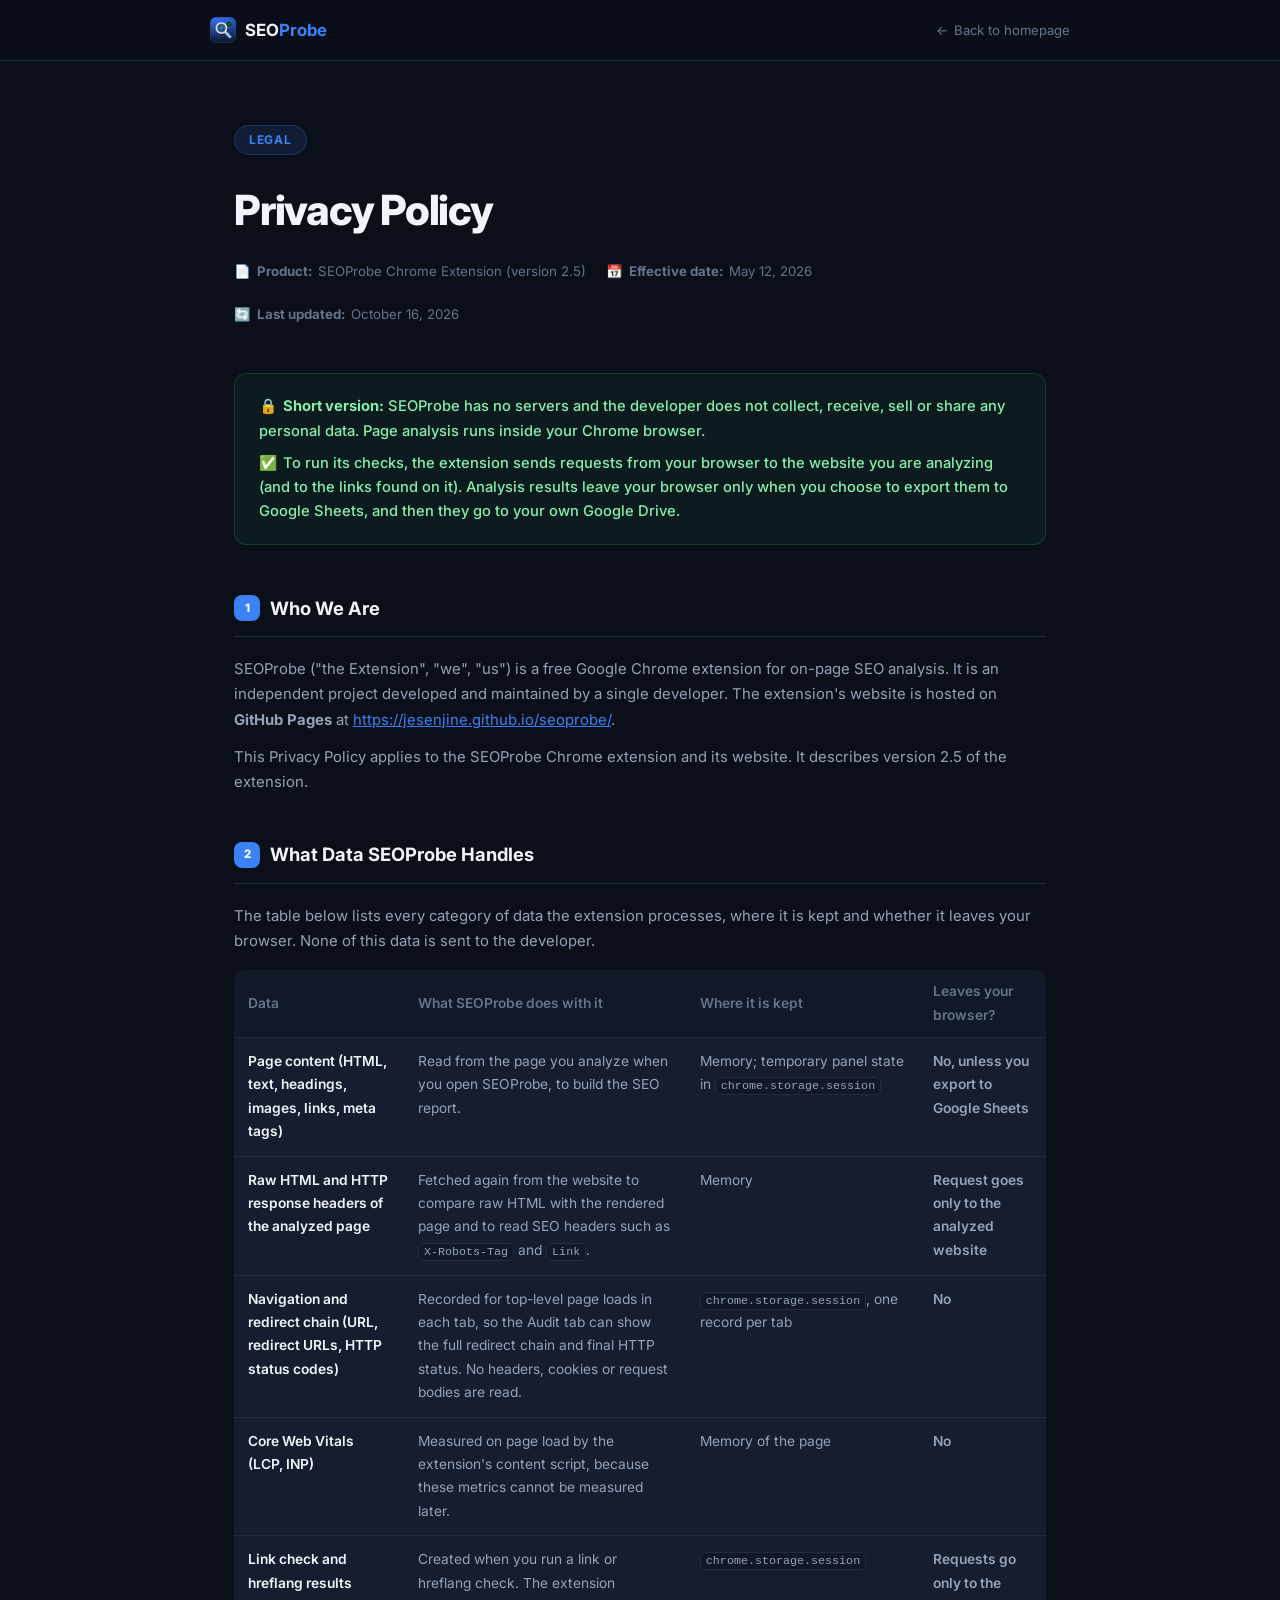
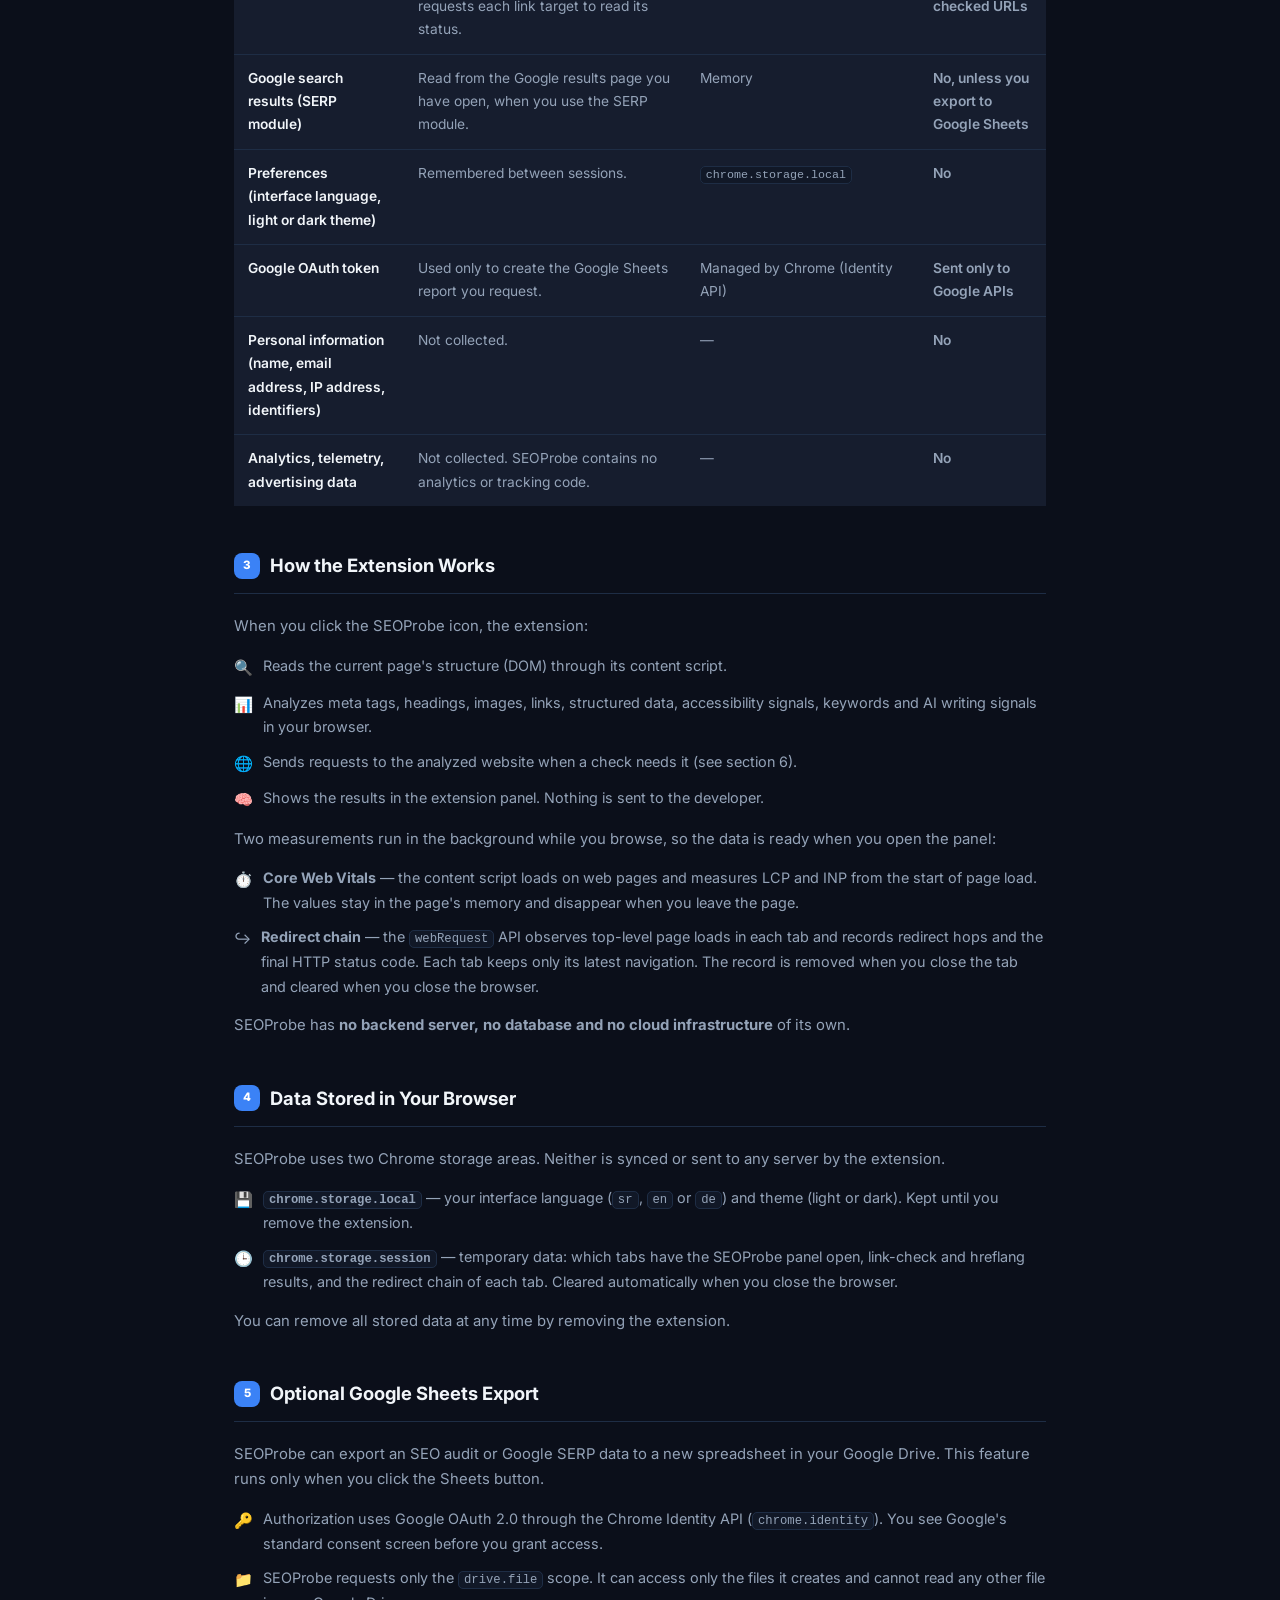
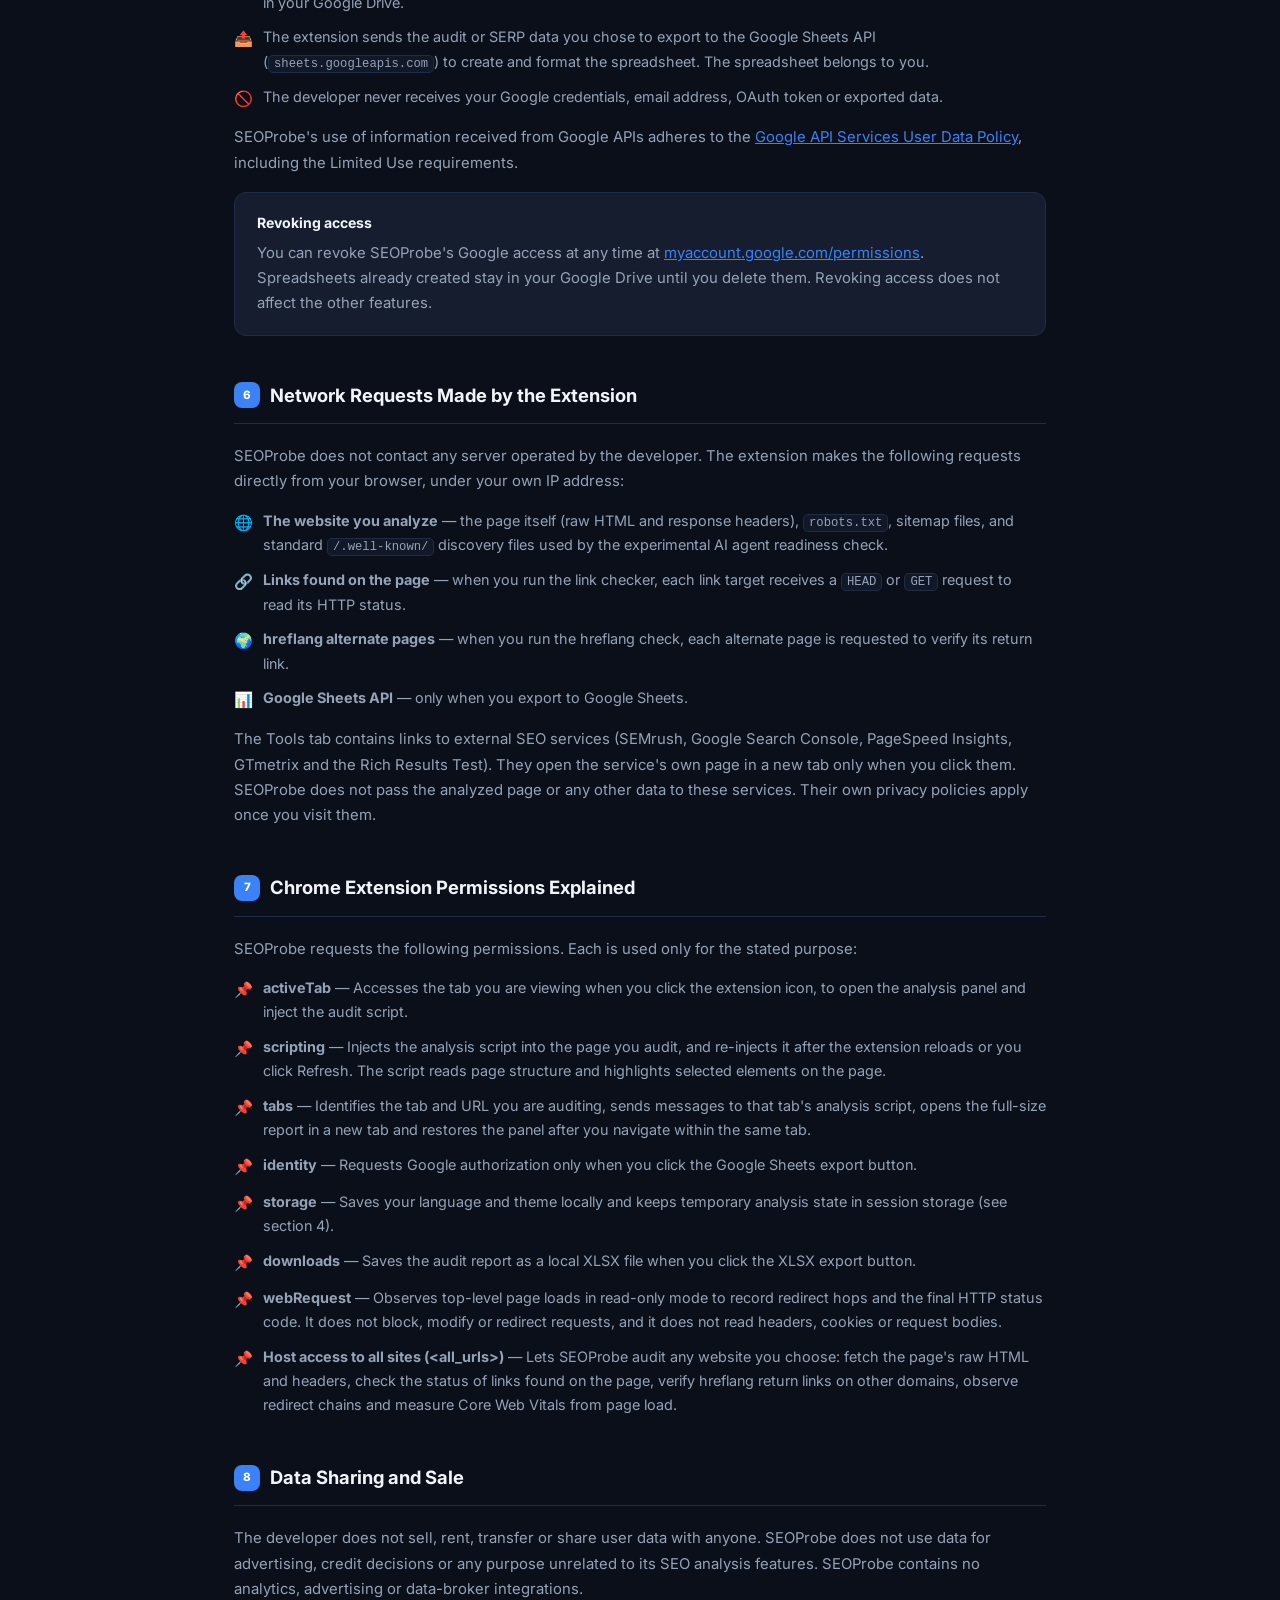
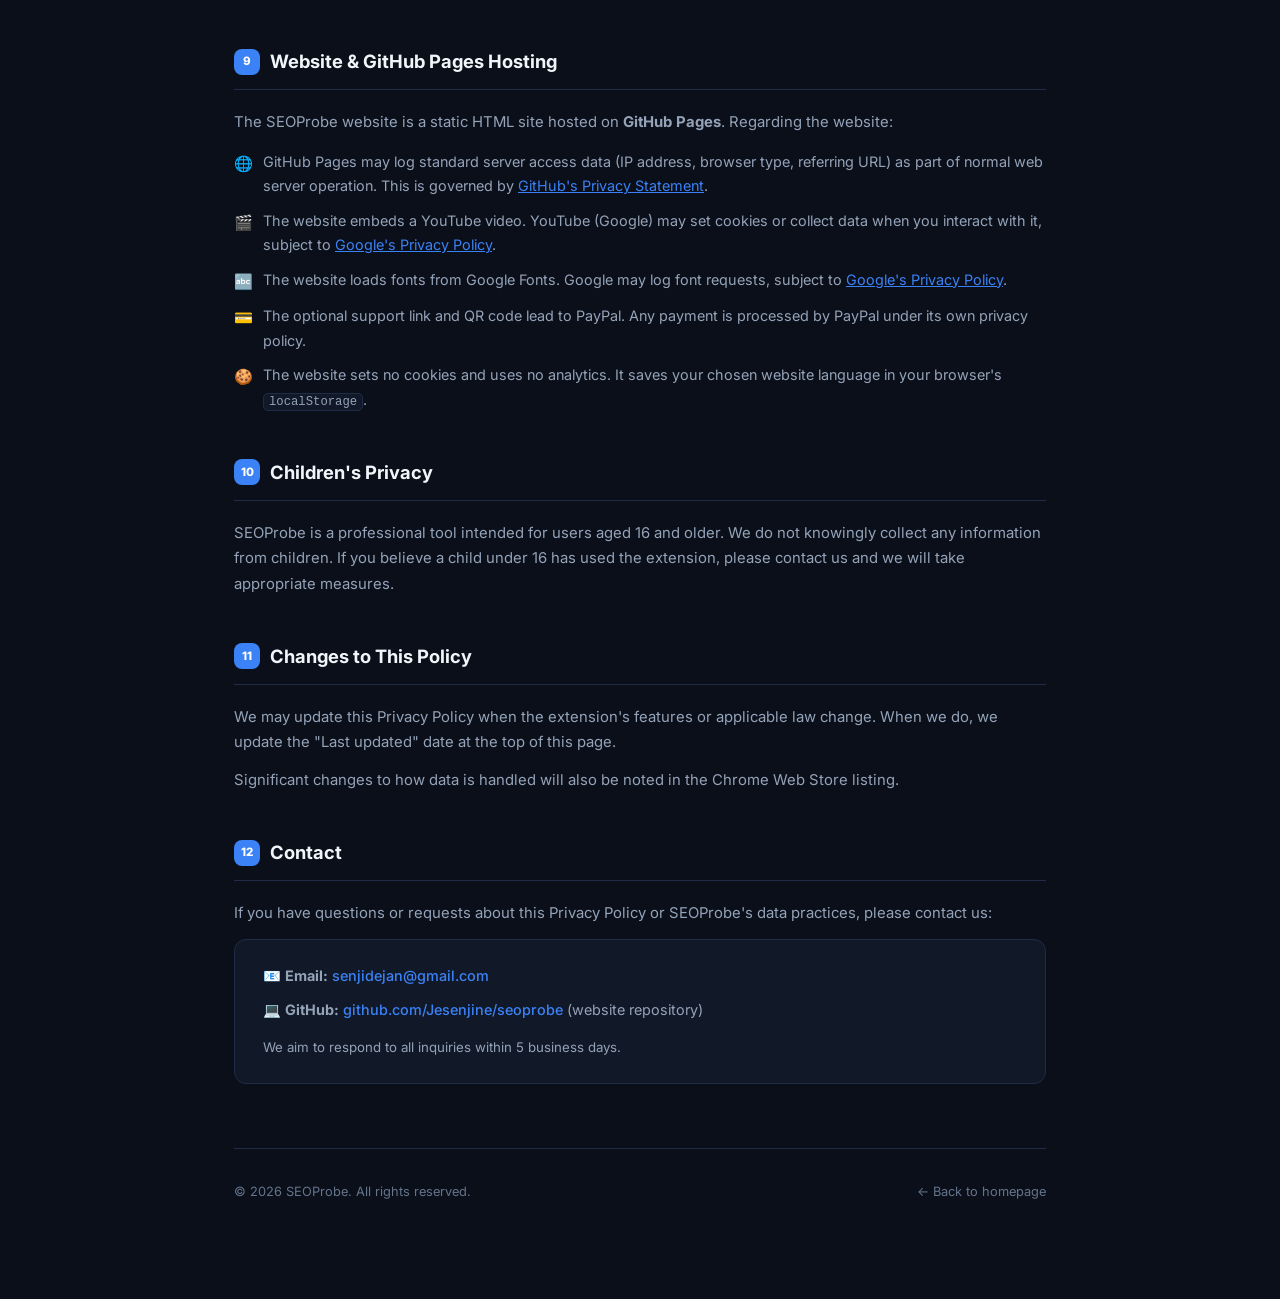
<file: privacy.html>
<!DOCTYPE html>
<html lang="en">
<head>
  <meta charset="UTF-8" />
  <meta name="viewport" content="width=device-width, initial-scale=1.0" />
  <title>Privacy Policy — SEOProbe</title>
  <meta name="description" content="SEOProbe Chrome extension Privacy Policy. The developer collects no personal data and runs no servers. Learn what the extension processes in your browser, what it stores temporarily and which requests it makes." />
  <link rel="canonical" href="https://jesenjine.github.io/seoprobe/privacy.html" />
  <meta name="robots" content="index, follow" />
  <link rel="icon" type="image/png" href="icon128.png" />
  <link rel="preconnect" href="https://fonts.googleapis.com" />
  <link rel="preconnect" href="https://fonts.gstatic.com" crossorigin />
  <link href="https://fonts.googleapis.com/css2?family=Inter:wght@400;500;600;700&display=swap" rel="stylesheet" />
  <style>
    *, *::before, *::after { box-sizing: border-box; margin: 0; padding: 0; }

    :root {
      --bg:      #0b0f1a;
      --bg2:     #111827;
      --card:    #161d2e;
      --border:  #1e2d45;
      --accent:  #3b82f6;
      --text:    #f1f5f9;
      --text2:   #94a3b8;
      --text3:   #64748b;
      --success: #22c55e;
      --warn:    #f59e0b;
      --radius:  12px;
    }

    html { scroll-behavior: smooth; }
    body {
      font-family: 'Inter', system-ui, sans-serif;
      background: var(--bg);
      color: var(--text);
      line-height: 1.7;
      min-height: 100vh;
    }

    /* ── Top bar ── */
    .topbar {
      background: rgba(11,15,26,.9);
      backdrop-filter: blur(14px);
      border-bottom: 1px solid var(--border);
      padding: 0 24px;
      position: sticky; top: 0; z-index: 10;
    }
    .topbar-inner {
      max-width: 860px; margin: 0 auto;
      display: flex; align-items: center; justify-content: space-between;
      height: 60px;
    }
    .topbar-logo {
      display: flex; align-items: center; gap: 9px;
      text-decoration: none; color: var(--text); font-weight: 700; font-size: 1.05rem;
    }
    .topbar-logo img { width: 26px; height: 26px; border-radius: 6px; }
    .topbar-logo strong { color: var(--accent); }
    .topbar-back {
      font-size: .82rem; color: var(--text3); text-decoration: none;
      display: flex; align-items: center; gap: 5px; transition: color .2s;
    }
    .topbar-back:hover { color: var(--accent); }

    /* ── Page wrapper ── */
    .page {
      max-width: 860px; margin: 0 auto;
      padding: 64px 24px 100px;
    }

    /* ── Header ── */
    .doc-header { margin-bottom: 48px; }
    .doc-label {
      display: inline-block;
      background: rgba(59,130,246,.12);
      border: 1px solid rgba(59,130,246,.25);
      color: var(--accent);
      border-radius: 50px;
      font-size: .75rem; font-weight: 700; padding: 4px 14px;
      text-transform: uppercase; letter-spacing: .06em;
      margin-bottom: 20px;
    }
    .doc-header h1 {
      font-size: clamp(1.8rem, 4vw, 2.6rem);
      font-weight: 800; letter-spacing: -.03em;
      margin-bottom: 14px;
    }
    .doc-meta {
      display: flex; flex-wrap: wrap; gap: 20px;
      font-size: .83rem; color: var(--text3);
    }
    .doc-meta span { display: flex; align-items: center; gap: 6px; }

    /* ── Summary box ── */
    .summary-box {
      background: rgba(34,197,94,.07);
      border: 1px solid rgba(34,197,94,.2);
      border-radius: var(--radius);
      padding: 20px 24px;
      margin-bottom: 48px;
    }
    .summary-box p {
      font-size: .92rem; color: #86efac; font-weight: 500; line-height: 1.65;
    }
    .summary-box p + p { margin-top: 8px; }
    .summary-box .sum-icon { margin-right: 6px; }

    /* ── Sections ── */
    .section { margin-bottom: 44px; }
    .section h2 {
      font-size: 1.15rem; font-weight: 700;
      color: var(--text);
      padding-bottom: 12px;
      border-bottom: 1px solid var(--border);
      margin-bottom: 20px;
      display: flex; align-items: center; gap: 10px;
    }
    .section h2 .s-num {
      display: inline-flex; align-items: center; justify-content: center;
      width: 26px; height: 26px; border-radius: 8px;
      background: var(--accent); color: #fff;
      font-size: .72rem; font-weight: 800; flex-shrink: 0;
    }

    .section p { color: var(--text2); font-size: .93rem; margin-bottom: 12px; }
    .section p:last-child { margin-bottom: 0; }

    /* ── Data table ── */
    .table-wrap { overflow-x: auto; -webkit-overflow-scrolling: touch; margin: 16px 0; }
    .data-table {
      width: 100%; min-width: 640px; border-collapse: collapse; margin: 0;
      font-size: .86rem;
    }
    .data-table thead th {
      text-align: left; color: var(--text3); font-weight: 600;
      padding: 10px 14px; border-bottom: 1px solid var(--border);
      background: var(--bg2);
    }
    .data-table thead th:first-child { border-radius: 8px 0 0 0; }
    .data-table thead th:last-child  { border-radius: 0 8px 0 0; }
    .data-table tbody tr { border-bottom: 1px solid var(--border); }
    .data-table tbody tr:last-child { border-bottom: none; }
    .data-table tbody td {
      padding: 12px 14px; color: var(--text2); vertical-align: top;
      background: var(--card);
    }
    .data-table tbody td:first-child { color: var(--text); font-weight: 600; }
    .badge-no  { color: #fca5a5; font-weight: 600; }
    .badge-yes { color: #86efac; font-weight: 600; }
    .badge-local { color: #fcd34d; font-weight: 600; }
    .section a { color: var(--accent); }
    .section code { font-size: .85em; background: var(--bg2); border: 1px solid var(--border); border-radius: 5px; padding: 1px 5px; }
    .check-list .li-text { min-width: 0; overflow-wrap: anywhere; }
    .data-table code { white-space: nowrap; }

    /* ── Bullet list ── */
    .check-list { list-style: none; display: flex; flex-direction: column; gap: 10px; margin: 14px 0; }
    .check-list li {
      display: flex; align-items: flex-start; gap: 10px;
      font-size: .9rem; color: var(--text2);
    }
    .check-list li .icon { flex-shrink: 0; margin-top: 1px; font-size: .95rem; }

    /* ── Info card ── */
    .info-card {
      background: var(--card); border: 1px solid var(--border); border-radius: var(--radius);
      padding: 18px 22px; margin: 16px 0; font-size: .88rem;
    }
    .info-card strong { color: var(--text); display: block; margin-bottom: 6px; }
    .info-card p { color: var(--text2); margin: 0; }

    /* ── Contact ── */
    .contact-block {
      background: var(--bg2); border: 1px solid var(--border); border-radius: var(--radius);
      padding: 24px 28px;
    }
    .contact-block p { margin-bottom: 10px; font-size: .9rem; color: var(--text2); }
    .contact-block a { color: var(--accent); text-decoration: none; font-weight: 500; }
    .contact-block a:hover { text-decoration: underline; }

    /* ── Footer ── */
    .doc-footer {
      border-top: 1px solid var(--border);
      margin-top: 64px; padding-top: 32px;
      display: flex; align-items: center; justify-content: space-between;
      flex-wrap: wrap; gap: 12px;
      font-size: .8rem; color: var(--text3);
    }
    .doc-footer a { color: var(--text3); text-decoration: none; }
    .doc-footer a:hover { color: var(--accent); }

    @media (max-width: 600px) {
      .doc-meta { flex-direction: column; gap: 8px; }
      .topbar-back span { display: none; }
    }
  </style>
</head>
<body>

<header class="topbar">
  <div class="topbar-inner">
    <a href="index.html" class="topbar-logo">
      <img src="icon128.png" alt="SEOProbe" />
      <span>SEO<strong>Probe</strong></span>
    </a>
    <a href="index.html" class="topbar-back">← <span>Back to homepage</span></a>
  </div>
</header>

<main class="page">

  <header class="doc-header">
    <div class="doc-label">Legal</div>
    <h1>Privacy Policy</h1>
    <div class="doc-meta">
      <span>📄 <strong>Product:</strong> SEOProbe Chrome Extension (version 2.5)</span>
      <span>📅 <strong>Effective date:</strong> May 12, 2026</span>
      <span>🔄 <strong>Last updated:</strong> October 16, 2026</span>
    </div>
  </header>

  <div class="summary-box">
    <p><span class="sum-icon">🔒</span><strong>Short version:</strong> SEOProbe has no servers and the developer does not collect, receive, sell or share any personal data. Page analysis runs inside your Chrome browser.</p>
    <p><span class="sum-icon">✅</span>To run its checks, the extension sends requests from your browser to the website you are analyzing (and to the links found on it). Analysis results leave your browser only when you choose to export them to Google Sheets, and then they go to your own Google Drive.</p>
  </div>

  <!-- 1. Who we are -->
  <section class="section">
    <h2><span class="s-num">1</span>Who We Are</h2>
    <p>SEOProbe ("the Extension", "we", "us") is a free Google Chrome extension for on-page SEO analysis. It is an independent project developed and maintained by a single developer. The extension's website is hosted on <strong>GitHub Pages</strong> at <a href="https://jesenjine.github.io/seoprobe/" style="color: var(--accent);">https://jesenjine.github.io/seoprobe/</a>.</p>
    <p>This Privacy Policy applies to the SEOProbe Chrome extension and its website. It describes version 2.5 of the extension.</p>
  </section>

  <!-- 2. Data overview -->
  <section class="section">
    <h2><span class="s-num">2</span>What Data SEOProbe Handles</h2>
    <p>The table below lists every category of data the extension processes, where it is kept and whether it leaves your browser. None of this data is sent to the developer.</p>

    <div class="table-wrap">
    <table class="data-table">
      <thead>
        <tr>
          <th>Data</th>
          <th>What SEOProbe does with it</th>
          <th>Where it is kept</th>
          <th>Leaves your browser?</th>
        </tr>
      </thead>
      <tbody>
        <tr>
          <td>Page content (HTML, text, headings, images, links, meta tags)</td>
          <td>Read from the page you analyze when you open SEOProbe, to build the SEO report.</td>
          <td>Memory; temporary panel state in <code>chrome.storage.session</code></td>
          <td class="badge-no">No, unless you export to Google Sheets</td>
        </tr>
        <tr>
          <td>Raw HTML and HTTP response headers of the analyzed page</td>
          <td>Fetched again from the website to compare raw HTML with the rendered page and to read SEO headers such as <code>X-Robots-Tag</code> and <code>Link</code>.</td>
          <td>Memory</td>
          <td class="badge-local">Request goes only to the analyzed website</td>
        </tr>
        <tr>
          <td>Navigation and redirect chain (URL, redirect URLs, HTTP status codes)</td>
          <td>Recorded for top-level page loads in each tab, so the Audit tab can show the full redirect chain and final HTTP status. No headers, cookies or request bodies are read.</td>
          <td><code>chrome.storage.session</code>, one record per tab</td>
          <td class="badge-no">No</td>
        </tr>
        <tr>
          <td>Core Web Vitals (LCP, INP)</td>
          <td>Measured on page load by the extension's content script, because these metrics cannot be measured later.</td>
          <td>Memory of the page</td>
          <td class="badge-no">No</td>
        </tr>
        <tr>
          <td>Link check and hreflang results</td>
          <td>Created when you run a link or hreflang check. The extension requests each link target to read its status.</td>
          <td><code>chrome.storage.session</code></td>
          <td class="badge-local">Requests go only to the checked URLs</td>
        </tr>
        <tr>
          <td>Google search results (SERP module)</td>
          <td>Read from the Google results page you have open, when you use the SERP module.</td>
          <td>Memory</td>
          <td class="badge-no">No, unless you export to Google Sheets</td>
        </tr>
        <tr>
          <td>Preferences (interface language, light or dark theme)</td>
          <td>Remembered between sessions.</td>
          <td><code>chrome.storage.local</code></td>
          <td class="badge-no">No</td>
        </tr>
        <tr>
          <td>Google OAuth token</td>
          <td>Used only to create the Google Sheets report you request.</td>
          <td>Managed by Chrome (Identity API)</td>
          <td class="badge-local">Sent only to Google APIs</td>
        </tr>
        <tr>
          <td>Personal information (name, email address, IP address, identifiers)</td>
          <td>Not collected.</td>
          <td>—</td>
          <td class="badge-no">No</td>
        </tr>
        <tr>
          <td>Analytics, telemetry, advertising data</td>
          <td>Not collected. SEOProbe contains no analytics or tracking code.</td>
          <td>—</td>
          <td class="badge-no">No</td>
        </tr>
      </tbody>
    </table>
    </div>
  </section>

  <!-- 3. How it works -->
  <section class="section">
    <h2><span class="s-num">3</span>How the Extension Works</h2>
    <p>When you click the SEOProbe icon, the extension:</p>
    <ul class="check-list">
      <li><span class="icon">🔍</span><span class="li-text">Reads the current page's structure (DOM) through its content script.</span></li>
      <li><span class="icon">📊</span><span class="li-text">Analyzes meta tags, headings, images, links, structured data, accessibility signals, keywords and AI writing signals in your browser.</span></li>
      <li><span class="icon">🌐</span><span class="li-text">Sends requests to the analyzed website when a check needs it (see section 6).</span></li>
      <li><span class="icon">🧠</span><span class="li-text">Shows the results in the extension panel. Nothing is sent to the developer.</span></li>
    </ul>
    <p>Two measurements run in the background while you browse, so the data is ready when you open the panel:</p>
    <ul class="check-list">
      <li><span class="icon">⏱️</span><span class="li-text"><strong>Core Web Vitals</strong> — the content script loads on web pages and measures LCP and INP from the start of page load. The values stay in the page's memory and disappear when you leave the page.</span></li>
      <li><span class="icon">↪️</span><span class="li-text"><strong>Redirect chain</strong> — the <code>webRequest</code> API observes top-level page loads in each tab and records redirect hops and the final HTTP status code. Each tab keeps only its latest navigation. The record is removed when you close the tab and cleared when you close the browser.</span></li>
    </ul>
    <p>SEOProbe has <strong>no backend server, no database and no cloud infrastructure</strong> of its own.</p>
  </section>

  <!-- 4. Storage -->
  <section class="section">
    <h2><span class="s-num">4</span>Data Stored in Your Browser</h2>
    <p>SEOProbe uses two Chrome storage areas. Neither is synced or sent to any server by the extension.</p>
    <ul class="check-list">
      <li><span class="icon">💾</span><span class="li-text"><strong><code>chrome.storage.local</code></strong> — your interface language (<code>sr</code>, <code>en</code> or <code>de</code>) and theme (light or dark). Kept until you remove the extension.</span></li>
      <li><span class="icon">🕒</span><span class="li-text"><strong><code>chrome.storage.session</code></strong> — temporary data: which tabs have the SEOProbe panel open, link-check and hreflang results, and the redirect chain of each tab. Cleared automatically when you close the browser.</span></li>
    </ul>
    <p>You can remove all stored data at any time by removing the extension.</p>
  </section>

  <!-- 5. Google Sheets -->
  <section class="section">
    <h2><span class="s-num">5</span>Optional Google Sheets Export</h2>
    <p>SEOProbe can export an SEO audit or Google SERP data to a new spreadsheet in your Google Drive. This feature runs only when you click the Sheets button.</p>
    <ul class="check-list">
      <li><span class="icon">🔑</span><span class="li-text">Authorization uses Google OAuth 2.0 through the Chrome Identity API (<code>chrome.identity</code>). You see Google's standard consent screen before you grant access.</span></li>
      <li><span class="icon">📁</span><span class="li-text">SEOProbe requests only the <code>drive.file</code> scope. It can access only the files it creates and cannot read any other file in your Google Drive.</span></li>
      <li><span class="icon">📤</span><span class="li-text">The extension sends the audit or SERP data you chose to export to the Google Sheets API (<code>sheets.googleapis.com</code>) to create and format the spreadsheet. The spreadsheet belongs to you.</span></li>
      <li><span class="icon">🚫</span><span class="li-text">The developer never receives your Google credentials, email address, OAuth token or exported data.</span></li>
    </ul>
    <p>SEOProbe's use of information received from Google APIs adheres to the <a href="https://developers.google.com/terms/api-services-user-data-policy" target="_blank" rel="noopener noreferrer" style="color: var(--accent);">Google API Services User Data Policy</a>, including the Limited Use requirements.</p>
    <div class="info-card">
      <strong>Revoking access</strong>
      <p>You can revoke SEOProbe's Google access at any time at <a href="https://myaccount.google.com/permissions" target="_blank" rel="noopener noreferrer" style="color: var(--accent);">myaccount.google.com/permissions</a>. Spreadsheets already created stay in your Google Drive until you delete them. Revoking access does not affect the other features.</p>
    </div>
  </section>

  <!-- 6. Network requests -->
  <section class="section">
    <h2><span class="s-num">6</span>Network Requests Made by the Extension</h2>
    <p>SEOProbe does not contact any server operated by the developer. The extension makes the following requests directly from your browser, under your own IP address:</p>
    <ul class="check-list">
      <li><span class="icon">🌐</span><span class="li-text"><strong>The website you analyze</strong> — the page itself (raw HTML and response headers), <code>robots.txt</code>, sitemap files, and standard <code>/.well-known/</code> discovery files used by the experimental AI agent readiness check.</span></li>
      <li><span class="icon">🔗</span><span class="li-text"><strong>Links found on the page</strong> — when you run the link checker, each link target receives a <code>HEAD</code> or <code>GET</code> request to read its HTTP status.</span></li>
      <li><span class="icon">🌍</span><span class="li-text"><strong>hreflang alternate pages</strong> — when you run the hreflang check, each alternate page is requested to verify its return link.</span></li>
      <li><span class="icon">📊</span><span class="li-text"><strong>Google Sheets API</strong> — only when you export to Google Sheets.</span></li>
    </ul>
    <p>The Tools tab contains links to external SEO services (SEMrush, Google Search Console, PageSpeed Insights, GTmetrix and the Rich Results Test). They open the service's own page in a new tab only when you click them. SEOProbe does not pass the analyzed page or any other data to these services. Their own privacy policies apply once you visit them.</p>
  </section>

  <!-- 7. Permissions -->
  <section class="section">
    <h2><span class="s-num">7</span>Chrome Extension Permissions Explained</h2>
    <p>SEOProbe requests the following permissions. Each is used only for the stated purpose:</p>
    <ul class="check-list">
      <li><span class="icon">📌</span><span class="li-text"><strong>activeTab</strong> — Accesses the tab you are viewing when you click the extension icon, to open the analysis panel and inject the audit script.</span></li>
      <li><span class="icon">📌</span><span class="li-text"><strong>scripting</strong> — Injects the analysis script into the page you audit, and re-injects it after the extension reloads or you click Refresh. The script reads page structure and highlights selected elements on the page.</span></li>
      <li><span class="icon">📌</span><span class="li-text"><strong>tabs</strong> — Identifies the tab and URL you are auditing, sends messages to that tab's analysis script, opens the full-size report in a new tab and restores the panel after you navigate within the same tab.</span></li>
      <li><span class="icon">📌</span><span class="li-text"><strong>identity</strong> — Requests Google authorization only when you click the Google Sheets export button.</span></li>
      <li><span class="icon">📌</span><span class="li-text"><strong>storage</strong> — Saves your language and theme locally and keeps temporary analysis state in session storage (see section 4).</span></li>
      <li><span class="icon">📌</span><span class="li-text"><strong>downloads</strong> — Saves the audit report as a local XLSX file when you click the XLSX export button.</span></li>
      <li><span class="icon">📌</span><span class="li-text"><strong>webRequest</strong> — Observes top-level page loads in read-only mode to record redirect hops and the final HTTP status code. It does not block, modify or redirect requests, and it does not read headers, cookies or request bodies.</span></li>
      <li><span class="icon">📌</span><span class="li-text"><strong>Host access to all sites (&lt;all_urls&gt;)</strong> — Lets SEOProbe audit any website you choose: fetch the page's raw HTML and headers, check the status of links found on the page, verify hreflang return links on other domains, observe redirect chains and measure Core Web Vitals from page load.</span></li>
    </ul>
  </section>

  <!-- 8. Sharing -->
  <section class="section">
    <h2><span class="s-num">8</span>Data Sharing and Sale</h2>
    <p>The developer does not sell, rent, transfer or share user data with anyone. SEOProbe does not use data for advertising, credit decisions or any purpose unrelated to its SEO analysis features. SEOProbe contains no analytics, advertising or data-broker integrations.</p>
  </section>

  <!-- 9. Website -->
  <section class="section">
    <h2><span class="s-num">9</span>Website &amp; GitHub Pages Hosting</h2>
    <p>The SEOProbe website is a static HTML site hosted on <strong>GitHub Pages</strong>. Regarding the website:</p>
    <ul class="check-list">
      <li><span class="icon">🌐</span><span class="li-text">GitHub Pages may log standard server access data (IP address, browser type, referring URL) as part of normal web server operation. This is governed by <a href="https://docs.github.com/en/site-policy/privacy-policies/github-general-privacy-statement" target="_blank" rel="noopener noreferrer" style="color: var(--accent);">GitHub's Privacy Statement</a>.</span></li>
      <li><span class="icon">🎬</span><span class="li-text">The website embeds a YouTube video. YouTube (Google) may set cookies or collect data when you interact with it, subject to <a href="https://policies.google.com/privacy" target="_blank" rel="noopener noreferrer" style="color: var(--accent);">Google's Privacy Policy</a>.</span></li>
      <li><span class="icon">🔤</span><span class="li-text">The website loads fonts from Google Fonts. Google may log font requests, subject to <a href="https://policies.google.com/privacy" target="_blank" rel="noopener noreferrer" style="color: var(--accent);">Google's Privacy Policy</a>.</span></li>
      <li><span class="icon">💳</span><span class="li-text">The optional support link and QR code lead to PayPal. Any payment is processed by PayPal under its own privacy policy.</span></li>
      <li><span class="icon">🍪</span><span class="li-text">The website sets no cookies and uses no analytics. It saves your chosen website language in your browser's <code>localStorage</code>.</span></li>
    </ul>
  </section>

  <!-- 10. Children -->
  <section class="section">
    <h2><span class="s-num">10</span>Children's Privacy</h2>
    <p>SEOProbe is a professional tool intended for users aged 16 and older. We do not knowingly collect any information from children. If you believe a child under 16 has used the extension, please contact us and we will take appropriate measures.</p>
  </section>

  <!-- 11. Changes -->
  <section class="section">
    <h2><span class="s-num">11</span>Changes to This Policy</h2>
    <p>We may update this Privacy Policy when the extension's features or applicable law change. When we do, we update the "Last updated" date at the top of this page.</p>
    <p>Significant changes to how data is handled will also be noted in the Chrome Web Store listing.</p>
  </section>

  <!-- 12. Contact -->
  <section class="section">
    <h2><span class="s-num">12</span>Contact</h2>
    <p>If you have questions or requests about this Privacy Policy or SEOProbe's data practices, please contact us:</p>
    <div class="contact-block">
      <p>📧 <strong>Email:</strong> <a href="mailto:senjidejan@gmail.com">senjidejan@gmail.com</a></p>
      <p>💻 <strong>GitHub:</strong> <a href="https://github.com/Jesenjine/seoprobe" target="_blank" rel="noopener noreferrer">github.com/Jesenjine/seoprobe</a> (website repository)</p>
      <p style="margin-top: 14px; font-size: .83rem;">We aim to respond to all inquiries within 5 business days.</p>
    </div>
  </section>

  <footer class="doc-footer">
    <span>© 2026 SEOProbe. All rights reserved.</span>
    <a href="index.html">← Back to homepage</a>
  </footer>

</main>
</body>
</html>
</file>
